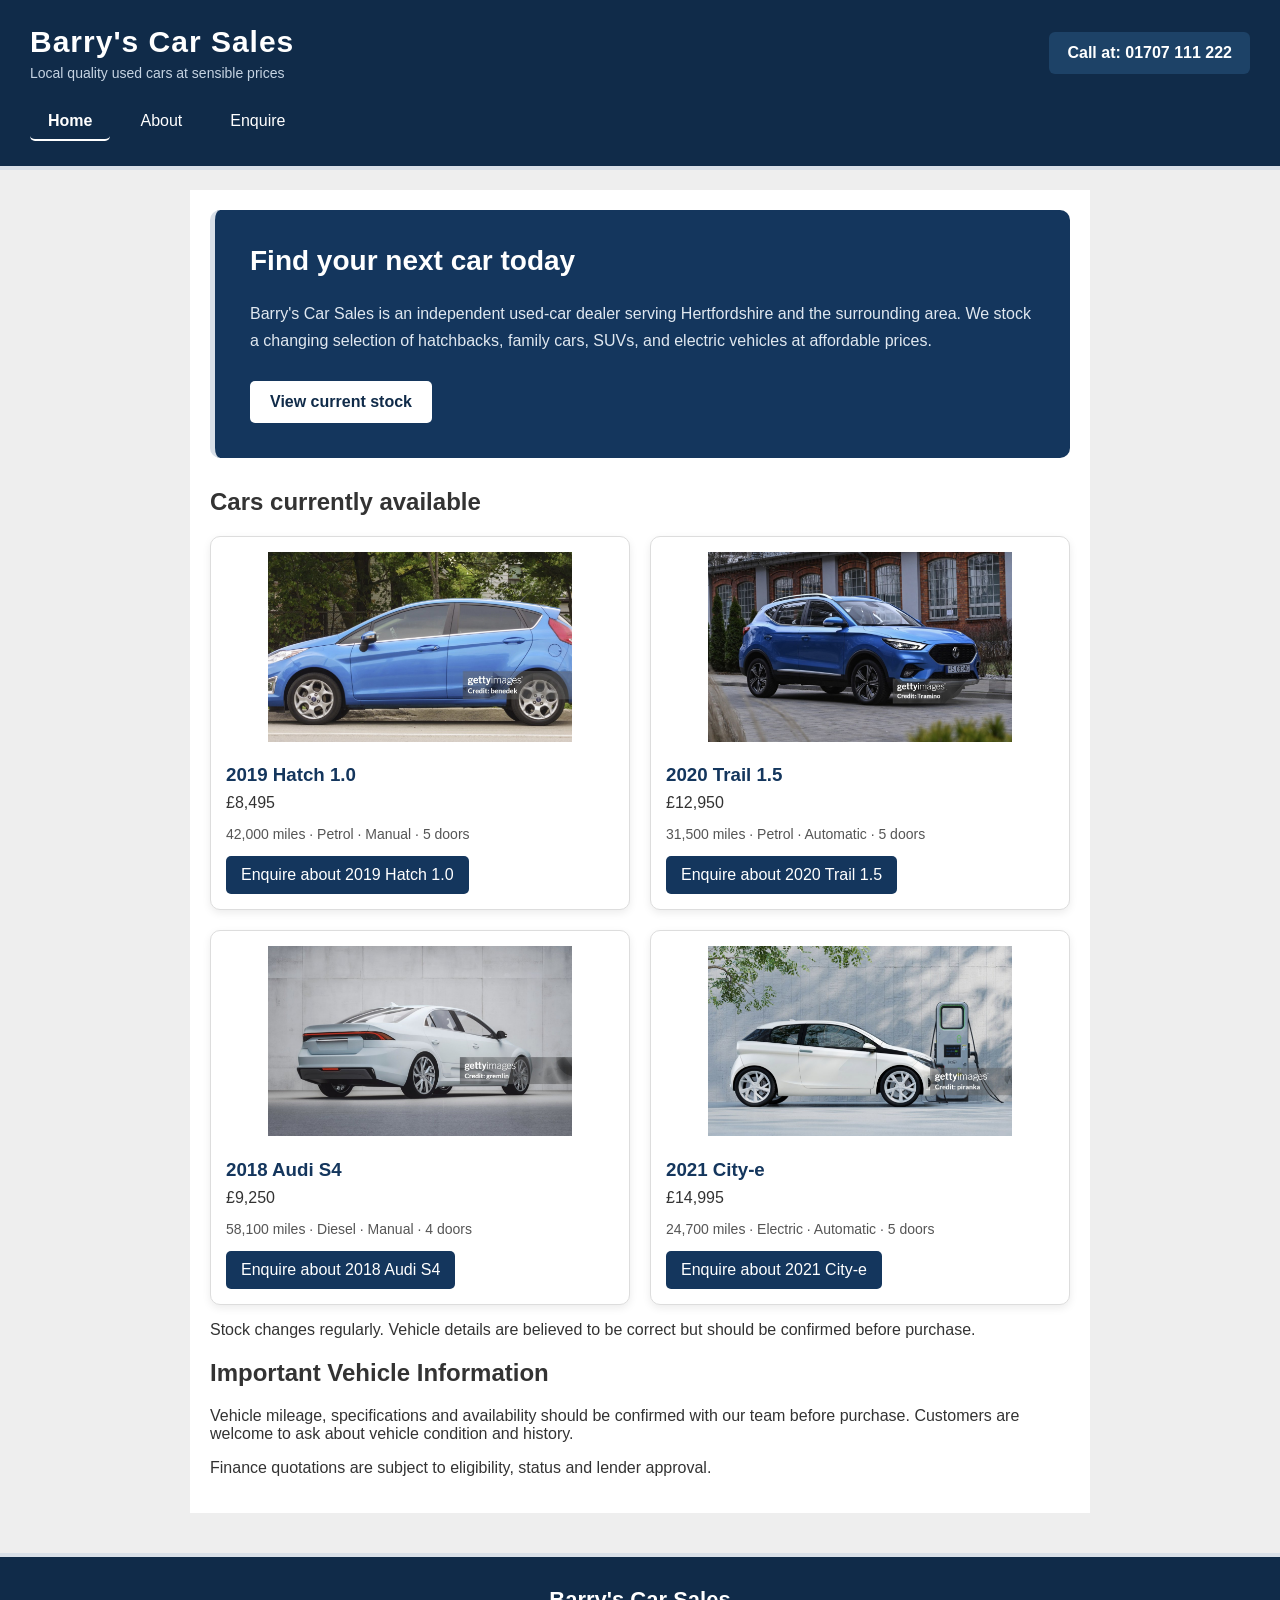
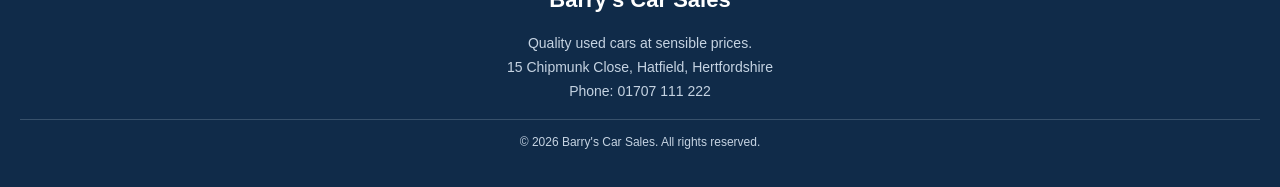
<file: index.html>
<!DOCTYPE html>
<html lang="en">
<head>
    <meta charset="utf-8">
    <meta name="viewport" content="width=device-width, initial-scale=1">
    <title>Barry's Car Sales</title>
    <link rel="stylesheet" href="styles.css">
    <script src="script.js" defer></script>
</head>
<body>
<header>
    <div>
        <div>
            <h1>Barry's Car Sales</h1>
            <div>Local quality used cars at sensible prices</div>
        </div>
        <div>Call at: 01707 111 222</div>
    </div>
    <nav>
        <a href="index.html" aria-current="page">Home</a>
        <a href="about.html">About</a>
        <a href="enquiry.html">Enquire</a>
    </nav>
</header>

<main>
    <section class="hero">
        <h2>Find your next car today</h2>
        <p>Barry's Car Sales is an independent used-car dealer serving Hertfordshire and the surrounding area. We stock a changing selection of hatchbacks, family cars, SUVs, and electric vehicles at affordable prices.</p>
        <a href="#cars">View current stock</a>
    </section>

    <h2 id="cars">Cars currently available</h2>

    <div class="car-container">
        <div class="car-card">
            <img src="hatchback.jpg" alt="A blue hatchback left side">
            <h3>2019 Hatch 1.0</h3>
            <div>£8,495</div>
            <p>42,000 miles · Petrol · Manual · 5 doors</p>
            <a href="enquiry.html?car=hatch">Enquire about 2019 Hatch 1.0</a>
        </div>

        <div class="car-card">
            <img src="suv.jpg" alt="A blue SUV  front right angle">
            <h3>2020 Trail 1.5</h3>
            <div>£12,950</div>
            <p>31,500 miles · Petrol · Automatic · 5 doors</p>
            <a href="enquiry.html?car=trail">Enquire about 2020 Trail 1.5</a>
        </div>

        <div class="car-card">
            <img src="saloon.jpg" alt="A white four-door saloon showing back and right side">
            <h3>2018 Audi S4</h3>
            <div>£9,250</div>
            <p>58,100 miles · Diesel · Manual · 4 doors</p>
            <a href="enquiry.html?car=audi">Enquire about 2018 Audi S4</a>
        </div>

        <div class="car-card">
            <img src="electric.jpg" alt="White electric car connected to a charging point">
            <h3>2021 City-e</h3>
            <div>£14,995</div>
            <p>24,700 miles · Electric · Automatic · 5 doors</p>
            <a href="enquiry.html?car=electric">Enquire about 2021 City-e</a>
        </div>
    </div>

    <p>Stock changes regularly. Vehicle details are believed to be correct but should be confirmed before purchase.</p>
    <section>
        <h2>Important Vehicle Information</h2>
        <p>Vehicle mileage, specifications and availability should be confirmed with our team before purchase. Customers are welcome to ask about vehicle condition and history.</p>
        <p>Finance quotations are subject to eligibility, status and lender approval.</p>
    </section>

</main>

<footer>
    <h3>Barry's Car Sales</h3>
    <p>Quality used cars at sensible prices.</p>
    <p>15 Chipmunk Close, Hatfield, Hertfordshire</p>
    <p>Phone: 01707 111 222</p>
    <p class="copyright">© 2026 Barry's Car Sales. All rights reserved.</p>
</footer>
</body>
</html>
</file>
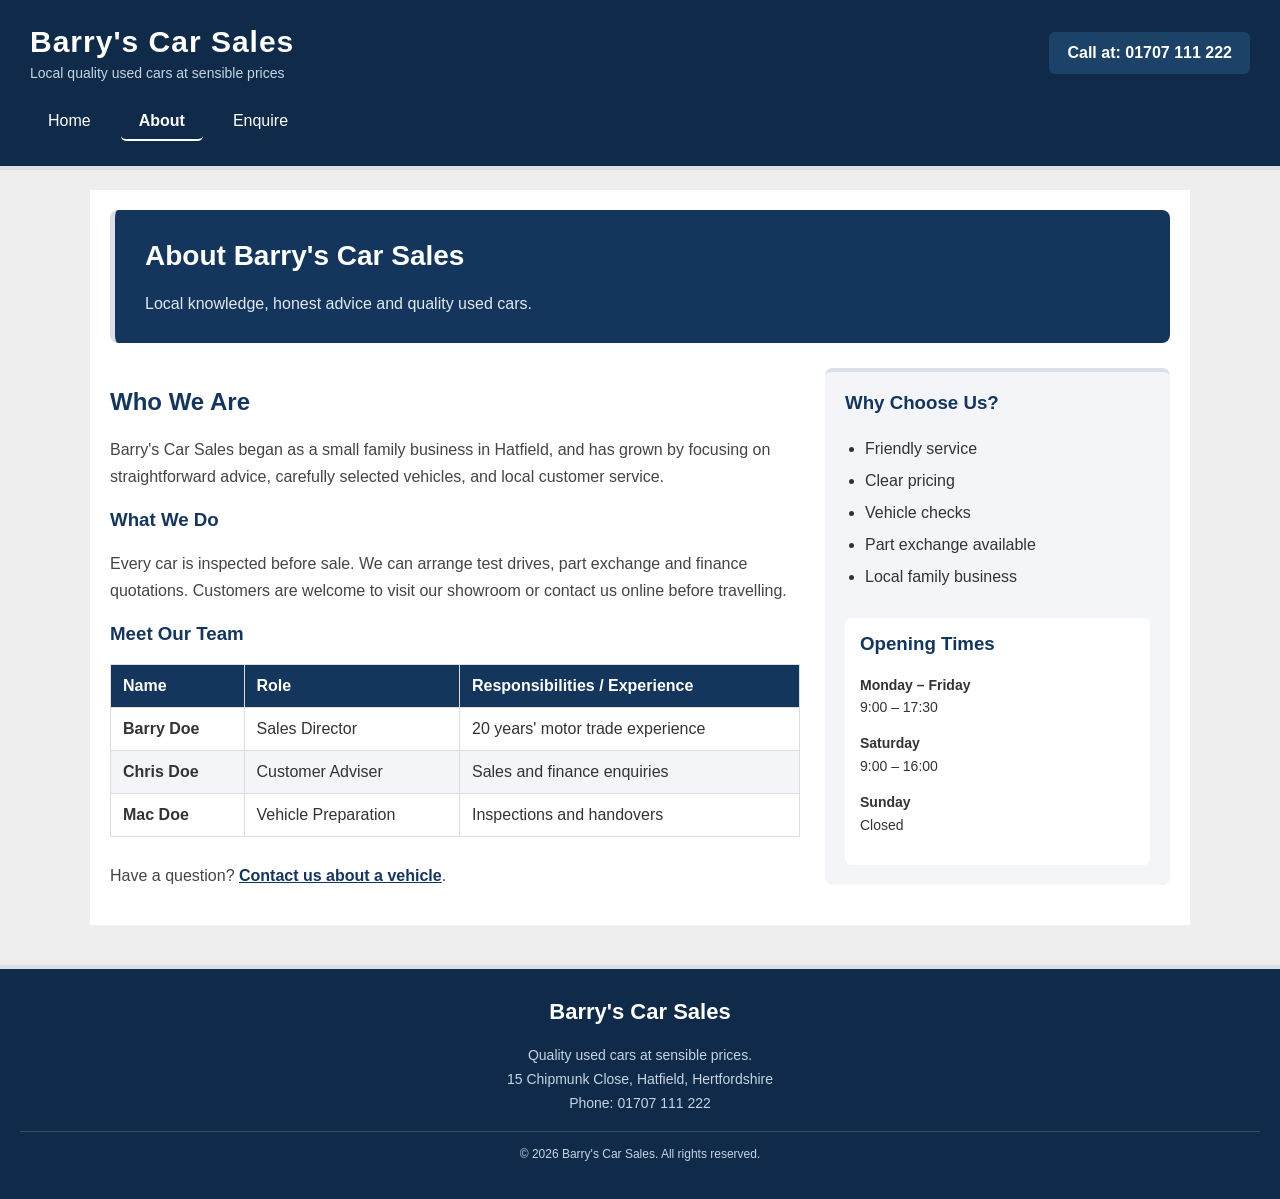
<file: about.html>
<!DOCTYPE html>
<html lang="en">
<head>
    <meta charset="utf-8">
    <meta name="viewport" content="width=device-width, initial-scale=1">
    <title>About Barry's Car Sales</title>
    <link rel="stylesheet" href="styles.css">
    <script src="script.js" defer></script>
</head>
<body>

<header>
    <div>
        <div>
            <h1>Barry's Car Sales</h1>
            <div>Local quality used cars at sensible prices</div>
        </div>
        <div>Call at: 01707 111 222</div>
    </div>
    <nav>
        <a href="index.html">Home</a>
        <a href="about.html" aria-current="page">About</a>
        <a href="enquiry.html">Enquire</a>
    </nav>
</header>

<main class="about-main">

    <section class="about-hero">
        <h2>About Barry's Car Sales</h2>
        <p>Local knowledge, honest advice and quality used cars.</p>
    </section>

    <div class="about-content">

        <section class="about-story">
            <h2>Who We Are</h2>
            <p>Barry's Car Sales began as a small family business in Hatfield, and has grown by focusing on straightforward advice, carefully selected vehicles, and local customer service.</p>

            <h3>What We Do</h3>
            <p>Every car is inspected before sale. We can arrange test drives, part exchange and finance quotations. Customers are welcome to visit our showroom or contact us online before travelling.</p>

            <h3>Meet Our Team</h3>

            <div class="team-table">
                <table>
                    <thead>
                        <tr>
                            <th scope="col">Name</th>
                            <th scope="col">Role</th>
                            <th scope="col">Responsibilities / Experience</th>
                        </tr>
                    </thead>
                    <tbody>
                        <tr>
                            <td><strong>Barry Doe</strong></td>
                            <td>Sales Director</td>
                            <td>20 years' motor trade experience</td>
                        </tr>
                        <tr>
                            <td><strong>Chris Doe</strong></td>
                            <td>Customer Adviser</td>
                            <td>Sales and finance enquiries</td>
                        </tr>
                        <tr>
                            <td><strong>Mac Doe</strong></td>
                            <td>Vehicle Preparation</td>
                            <td>Inspections and handovers</td>
                        </tr>
                    </tbody>
                </table>
            </div>

            <p class="about-contact">
                Have a question?
                <a href="enquiry.html">Contact us about a vehicle</a>.
            </p>
        </section>

        <aside class="about-sidebar">
            <h3>Why Choose Us?</h3>
            <ul>
                <li>Friendly service</li>
                <li>Clear pricing</li>
                <li>Vehicle checks</li>
                <li>Part exchange available</li>
                <li>Local family business</li>
            </ul>

            <div class="opening-times">
                <h3>Opening Times</h3>
                <p><strong>Monday – Friday</strong><br>9:00 – 17:30</p>
                <p><strong>Saturday</strong><br>9:00 – 16:00</p>
                <p><strong>Sunday</strong><br>Closed</p>
            </div>
        </aside>

    </div>

</main>

<footer>
    <h3>Barry's Car Sales</h3>
    <p>Quality used cars at sensible prices.</p>
    <p>15 Chipmunk Close, Hatfield, Hertfordshire</p>
    <p>Phone: 01707 111 222</p>
    <p class="copyright">© 2026 Barry's Car Sales. All rights reserved.</p>
</footer>

</body>
</html>
</file>
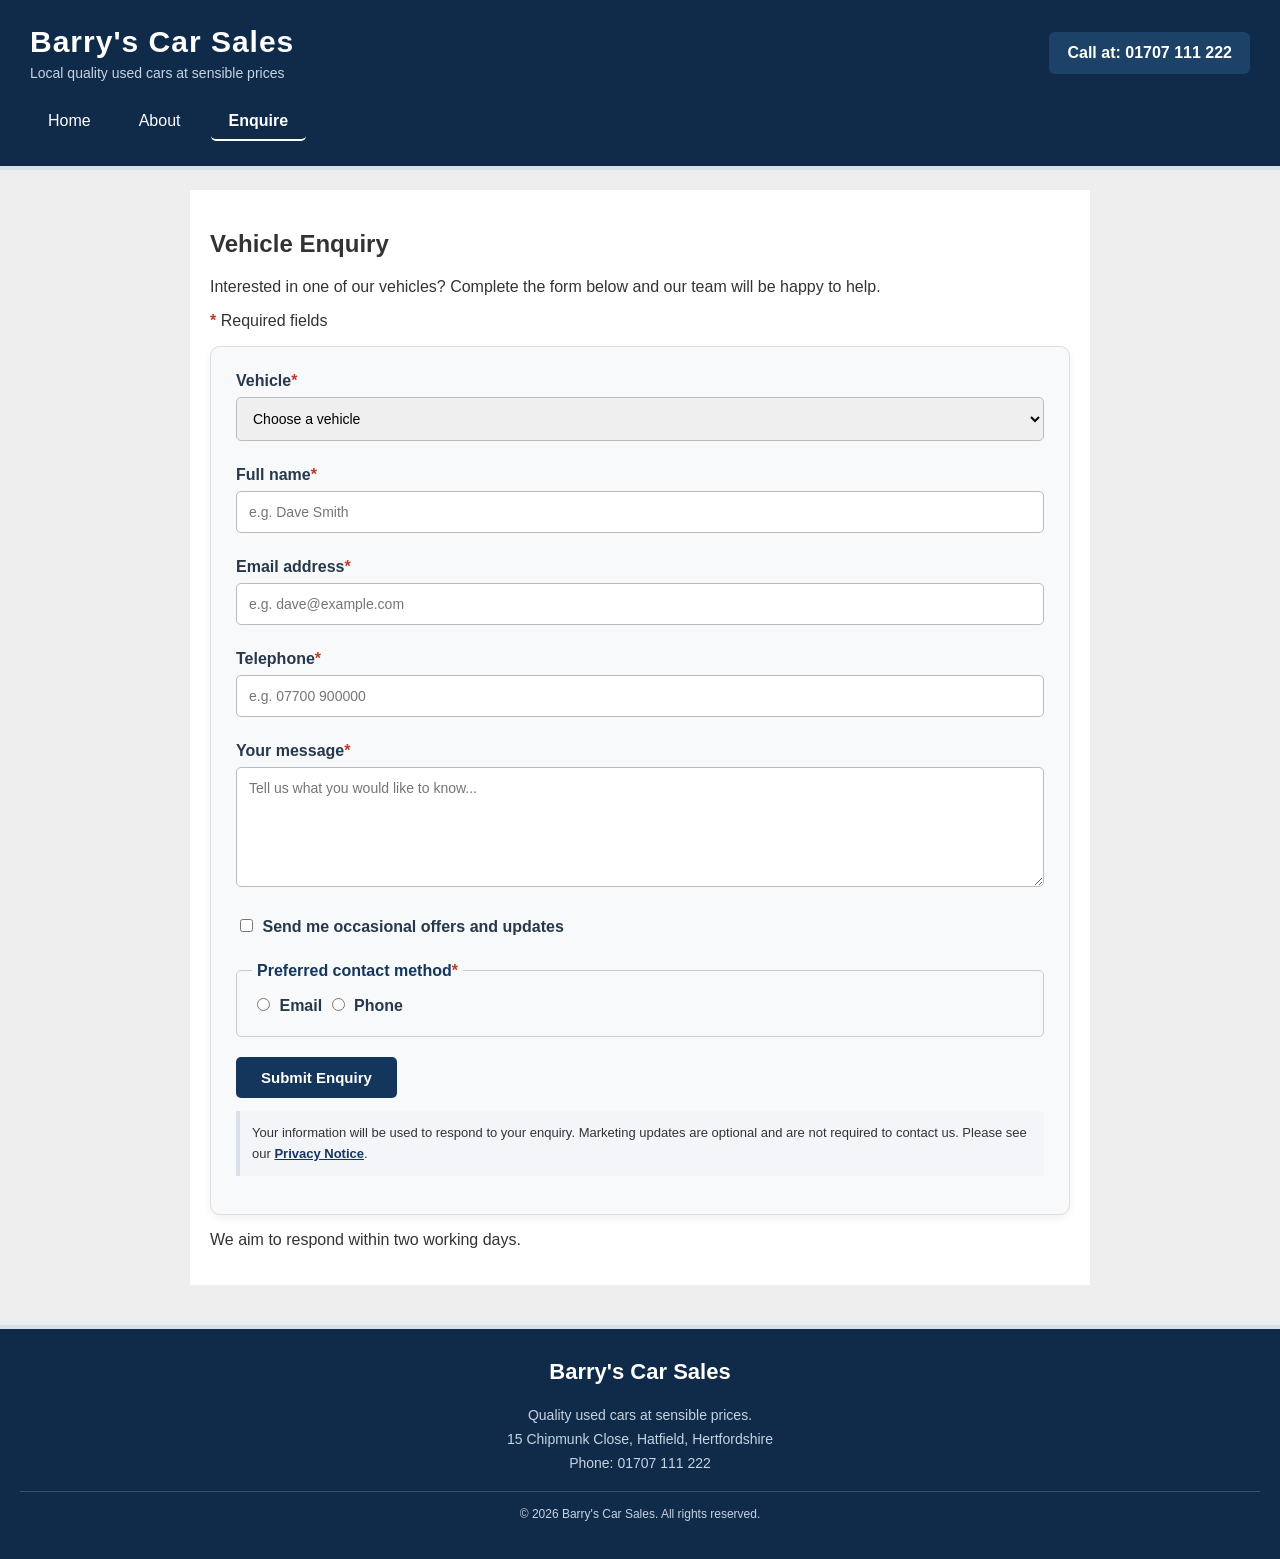
<file: enquiry.html>
<!DOCTYPE html>
<html lang="en">
<head>
    <meta charset="utf-8">
    <meta name="viewport" content="width=device-width, initial-scale=1">
    <title>Vehicle Enquiry - Barry's Car Sales</title>
    <link rel="stylesheet" href="styles.css">
    <script src="script.js" defer></script>
</head>
<body>

<header>
    <div>
        <div>
            <h1>Barry's Car Sales</h1>
            <div>Local quality used cars at sensible prices</div>
        </div>
        <div>Call at: 01707 111 222</div>
    </div>
    <nav>
        <a href="index.html">Home</a>
        <a href="about.html">About</a>
        <a href="enquiry.html" aria-current="page">Enquire</a>
    </nav>
</header>

<main>
    <section>
        <h2>Vehicle Enquiry</h2>
        <p>Interested in one of our vehicles? Complete the form below and our team will be happy to help.</p>
        <p><span class="required">*</span> Required fields</p>
    </section>

    <form action="#" method="post">

        <div>
            <label for="car">Vehicle<span class="required">*</span></label>
            <select id="car" name="car" required>
                <option value="">Choose a vehicle</option>
                <option value="hatch">2019 Hatch 1.0</option>
                <option value="trail">2020 Trail 1.5</option>
                <option value="audi">2018 Audi S4</option>
                <option value="electric">2021 City-e</option>
            </select>
        </div>

        <div>
            <label for="name">Full name<span class="required">*</span></label>
            <input type="text" id="name" name="name" placeholder="e.g. Dave Smith" required>
        </div>

        <div>
            <label for="email">Email address<span class="required">*</span></label>
            <input type="email" id="email" name="email" placeholder="e.g. dave@example.com" required>
        </div>

        <div>
            <label for="phone">Telephone<span class="required">*</span></label>
            <input type="tel" id="phone" name="phone" placeholder="e.g. 07700 900000" required>
        </div>

        <div>
            <label for="message">Your message<span class="required">*</span></label>
            <textarea id="message" name="message" placeholder="Tell us what you would like to know..." required></textarea>
        </div>

        <div>
            <input type="checkbox" id="updates" name="updates">
            <label for="updates">Send me occasional offers and updates</label>
        </div>

        <fieldset>
            <legend>Preferred contact method<span class="required">*</span></legend>

            <input type="radio" id="contact-email" name="contact" value="email" required>
            <label for="contact-email">Email</label>

            <input type="radio" id="contact-phone" name="contact" value="phone">
            <label for="contact-phone">Phone</label>
        </fieldset>

        <button type="submit">Submit Enquiry</button>

        <p class="privacy-note">
            Your information will be used to respond to your enquiry.
            Marketing updates are optional and are not required to contact us.
            Please see our <a href="privacy.html">Privacy Notice</a>.
        </p>
    </form>

    <p id="confirmation" role="status" aria-live="polite"></p>

    <p>We aim to respond within two working days.</p>
</main>

<footer>
    <h3>Barry's Car Sales</h3>
    <p>Quality used cars at sensible prices.</p>
    <p>15 Chipmunk Close, Hatfield, Hertfordshire</p>
    <p>Phone: 01707 111 222</p>
    <p class="copyright">© 2026 Barry's Car Sales. All rights reserved.</p>
</footer>

</body>
</html>
</file>
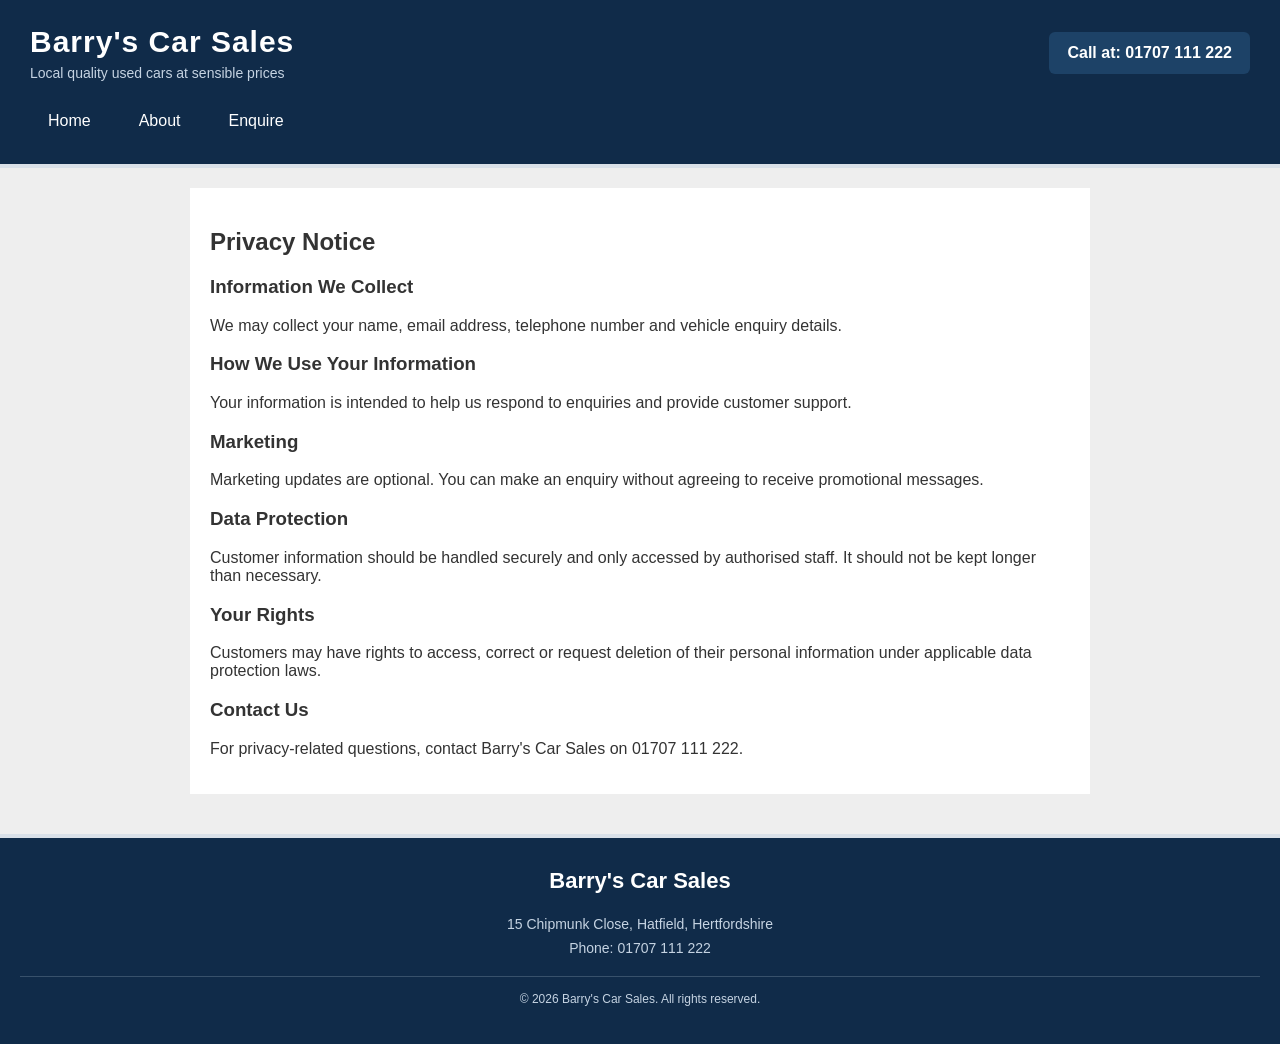
<file: privacy.html>
<!DOCTYPE html>
<html lang="en">
<head>
    <meta charset="utf-8">
    <meta name="viewport" content="width=device-width, initial-scale=1">
    <title>Privacy Notice - Barry's Car Sales</title>
    <link rel="stylesheet" href="styles.css">
</head>
<body>

<header>
    <div>
        <div>
            <h1>Barry's Car Sales</h1>
            <div>Local quality used cars at sensible prices</div>
        </div>
        <div>Call at: 01707 111 222</div>
    </div>
    <nav>
        <a href="index.html">Home</a>
        <a href="about.html">About</a>
        <a href="enquiry.html">Enquire</a>
    </nav>
</header>

<main>
    <h2>Privacy Notice</h2>

    <h3>Information We Collect</h3>
    <p>We may collect your name, email address, telephone number and vehicle enquiry details.</p>

    <h3>How We Use Your Information</h3>
    <p>Your information is intended to help us respond to enquiries and provide customer support.</p>

    <h3>Marketing</h3>
    <p>Marketing updates are optional. You can make an enquiry without agreeing to receive promotional messages.</p>

    <h3>Data Protection</h3>
    <p>Customer information should be handled securely and only accessed by authorised staff. It should not be kept longer than necessary.</p>

    <h3>Your Rights</h3>
    <p>Customers may have rights to access, correct or request deletion of their personal information under applicable data protection laws.</p>

    <h3>Contact Us</h3>
    <p>For privacy-related questions, contact Barry's Car Sales on 01707 111 222.</p>
</main>

<footer>
    <h3>Barry's Car Sales</h3>
    <p>15 Chipmunk Close, Hatfield, Hertfordshire</p>
    <p>Phone: 01707 111 222</p>
    <p class="copyright">© 2026 Barry's Car Sales. All rights reserved.</p>
</footer>

</body>
</html>
</file>
<file: styles.css>
body {
    font-family: Arial, sans-serif;
    margin: 0;
    background: #eeeeee;
    color: #333333;
}

* {
    box-sizing: border-box;
}

/* HEADER */
header {
    background: #102b49;
    color: white;
    padding: 25px 30px;
    border-bottom: 4px solid #d9e0e8;
    width: 100%;
}

header > div {
    display: flex;
    justify-content: space-between;
    align-items: center;
    flex-wrap: wrap;
    gap: 15px;
}

h1 {
    margin: 0;
    font-size: 30px;
    letter-spacing: 1px;
}

header > div > div:first-child > div {
    color: #c5d3e2;
    font-size: 14px;
    margin-top: 6px;
}

header > div > div:last-child {
    background: #1d4267;
    padding: 12px 18px;
    border-radius: 6px;
    font-weight: bold;
}

/* NAVIGATION */
nav {
    margin-top: 22px;
    display: flex;
    flex-wrap: wrap;
    gap: 12px;
}

nav a {
    color: white;
    text-decoration: none;
    padding: 9px 18px;
    border-radius: 5px;
    transition: background 0.2s;
}

nav a:hover {
    background: #28547e;
    text-decoration: underline;
}

nav a[aria-current="page"] {
    color: white;
    font-weight: bold;
    border-bottom: 2px solid white;
}

/* MAIN CONTENT */
main {
    width: 90%;
    max-width: 900px;
    margin: 20px auto;
    padding: 20px;
    background: white;
}

/* IMAGES */
img {
    width: 300px;
    max-width: 100%;
    height: auto;
}

/* TABLE */
table {
    border-collapse: collapse;
    max-width: 100%;
}

th,
td {
    border: 1px solid black;
    padding: 5px;
}

/* FORMS */
label {
    display: block;
}

input,
select,
textarea {
    width: 400px;
    max-width: 100%;
    margin-bottom: 10px;
}

textarea {
    height: 100px;
}

button {
    background: #14365d;
    color: white;
    padding: 5px;
}

input[type="checkbox"] {
    width: auto;
    margin-right: 5px;
}

input[type="checkbox"] + label {
    display: inline;
}

fieldset {
    width: fit-content;
    max-width: 100%;
    padding: 10px;
    margin-bottom: 15px;
}

fieldset input {
    width: auto;
}

/* HERO SECTION */
.hero {
    background: #14365d;
    color: white;
    padding: 35px;
    border-radius: 10px;
    margin-bottom: 30px;
    border-left: 5px solid #d9e0e8;
}

.hero h2 {
    font-size: 28px;
    margin-top: 0;
}

.hero p {
    color: #e0e8f0;
    line-height: 1.7;
}

.hero a {
    display: inline-block;
    background: white;
    color: #102b49;
    padding: 12px 20px;
    border-radius: 5px;
    text-decoration: none;
    font-weight: bold;
    margin-top: 10px;
}

.hero a:hover {
    background: #d9e0e8;
    text-decoration: underline;
}

/* CAR LISTINGS */
.car-container {
    display: grid;
    grid-template-columns: repeat(2, minmax(0, 1fr));
    gap: 20px;
    margin-top: 20px;
}

.car-card {
    background: white;
    border: 1px solid #dddddd;
    border-radius: 10px;
    padding: 15px;
    box-shadow: 0 3px 8px rgba(0, 0, 0, 0.08);
    transition: transform 0.2s, box-shadow 0.2s;
}

.car-card:hover {
    transform: translateY(-4px);
    box-shadow: 0 6px 15px rgba(0, 0, 0, 0.15);
}

.car-card img {
    width: 100%;
    height: 190px;
    object-fit: contain;
}

.car-card h3 {
    color: #14365d;
    margin-bottom: 8px;
}

.car-card p {
    color: #555555;
    font-size: 14px;
}

.car-card a {
    display: inline-block;
    background: #14365d;
    color: white;
    padding: 10px 15px;
    border-radius: 5px;
    text-decoration: none;
}

.car-card a:hover {
    background: #28547e;
    text-decoration: underline;
}

/* FOOTER */
footer {
    background: #102b49;
    color: white;
    width: 100%;
    max-width: none;
    margin: 40px 0 0;
    padding: 30px 20px;
    text-align: center;
    border-top: 4px solid #d9e0e8;
}

footer h3 {
    margin-top: 0;
    font-size: 22px;
}

footer p {
    color: #c5d3e2;
    margin: 8px 0;
    font-size: 14px;
}

footer .copyright {
    border-top: 1px solid #38516b;
    padding-top: 15px;
    margin-top: 20px;
    font-size: 12px;
}

/* MOBILE RESPONSIVENESS */
@media (max-width: 600px) {
    header {
        padding: 20px;
    }

    h1 {
        font-size: 24px;
    }

    header > div > div:last-child {
        padding: 9px 12px;
    }

    main {
        width: 95%;
        padding: 15px;
    }

    input,
    select,
    textarea {
        width: 100%;
    }

    nav a {
        display: inline-block;
        margin-bottom: 8px;
    }

    .car-container {
        grid-template-columns: 1fr;
    }

    .hero {
        padding: 22px;
    }

    .hero h2 {
        font-size: 23px;
    }
}

/* ABOUT PAGE */
.about-main {
    max-width: 1100px;
}

.about-hero {
    background: #14365d;
    color: white;
    padding: 30px;
    border-left: 5px solid #d9e0e8;
    border-radius: 8px;
    margin-bottom: 25px;
}

.about-hero h2 {
    margin-top: 0;
    font-size: 28px;
}

.about-hero p {
    color: #e0e8f0;
    margin-bottom: 0;
}

.about-content {
    display: grid;
    grid-template-columns: 2fr 1fr;
    gap: 25px;
}

.about-story h2,
.about-story h3 {
    color: #14365d;
}

.about-story p {
    line-height: 1.7;
    color: #444444;
}

.about-sidebar {
    background: #f3f5f8;
    padding: 20px;
    border-radius: 8px;
    border-top: 4px solid #d9e0e8;
    height: fit-content;
}

.about-sidebar h3 {
    color: #14365d;
    margin-top: 0;
}

.about-sidebar ul {
    padding-left: 20px;
    line-height: 2;
}

.team-table {
    overflow-x: auto;
}

.team-table table {
    width: 100%;
    border-collapse: collapse;
}

.team-table th {
    background: #14365d;
    color: white;
    text-align: left;
}

.team-table th,
.team-table td {
    padding: 12px;
    border: 1px solid #dddddd;
}

.team-table tr:nth-child(even) {
    background: #f3f5f8;
}

.about-contact {
    margin-top: 25px;
}

.about-contact a {
    color: #14365d;
    font-weight: bold;
}

.opening-times {
    background: white;
    padding: 15px;
    border-radius: 6px;
    margin-top: 25px;
}

.opening-times p {
    font-size: 14px;
    line-height: 1.6;
}

@media (max-width: 700px) {
    .about-content {
        grid-template-columns: 1fr;
    }

    .about-hero {
        padding: 22px;
    }

    .about-hero h2 {
        font-size: 23px;
    }

    .team-table table {
        min-width: 550px;
    }
}

/* ENQUIRY PAGE */
main form {
    background: #f8f9fb;
    padding: 25px;
    border: 1px solid #dddddd;
    border-radius: 10px;
    box-shadow: 0 3px 8px rgba(0, 0, 0, 0.06);
}

main form > div {
    margin-bottom: 15px;
}

main form label {
    font-weight: bold;
    margin-bottom: 7px;
    color: #26384a;
}

main form input,
main form select,
main form textarea {
    width: 100%;
    padding: 12px;
    border: 1px solid #bbbbbb;
    border-radius: 5px;
    font-family: Arial, sans-serif;
    font-size: 14px;
}

main form textarea {
    height: 120px;
}

main form input[type="checkbox"],
main form input[type="radio"] {
    width: auto;
    margin-right: 5px;
}

main form input[type="checkbox"] + label,
main form input[type="radio"] + label {
    display: inline;
}

main form fieldset {
    width: 100%;
    border: 1px solid #cccccc;
    border-radius: 5px;
    padding: 15px;
    margin: 20px 0;
}

main form legend {
    color: #14365d;
    font-weight: bold;
    padding: 0 5px;
}

main form button {
    background: #14365d;
    color: white;
    border: none;
    border-radius: 5px;
    padding: 12px 25px;
    font-size: 15px;
    font-weight: bold;
    cursor: pointer;
}

main form button:hover {
    background: #28547e;
}

.required {
    color: #c0392b;
    font-weight: bold;
}

main form input:focus,
main form select:focus,
main form textarea:focus {
    outline: 2px solid #14365d;
    border-color: #14365d;
}

@media (max-width: 600px) {
    main form {
        padding: 15px;
    }
}

/* FORM CONFIRMATION */
#confirmation {
    color: #1b6b36;
    background: #e6f4ea;
    padding: 15px;
    border-radius: 5px;
    font-weight: bold;
    margin-top: 20px;
}

#confirmation:empty {
    display: none;
}

/* PRIVACY NOTE */
.privacy-note {
    background: #f3f5f8;
    padding: 12px;
    border-left: 4px solid #d9e0e8;
    font-size: 13px;
    line-height: 1.6;
}

.privacy-note a {
    color: #14365d;
    font-weight: bold;
}
</file>
